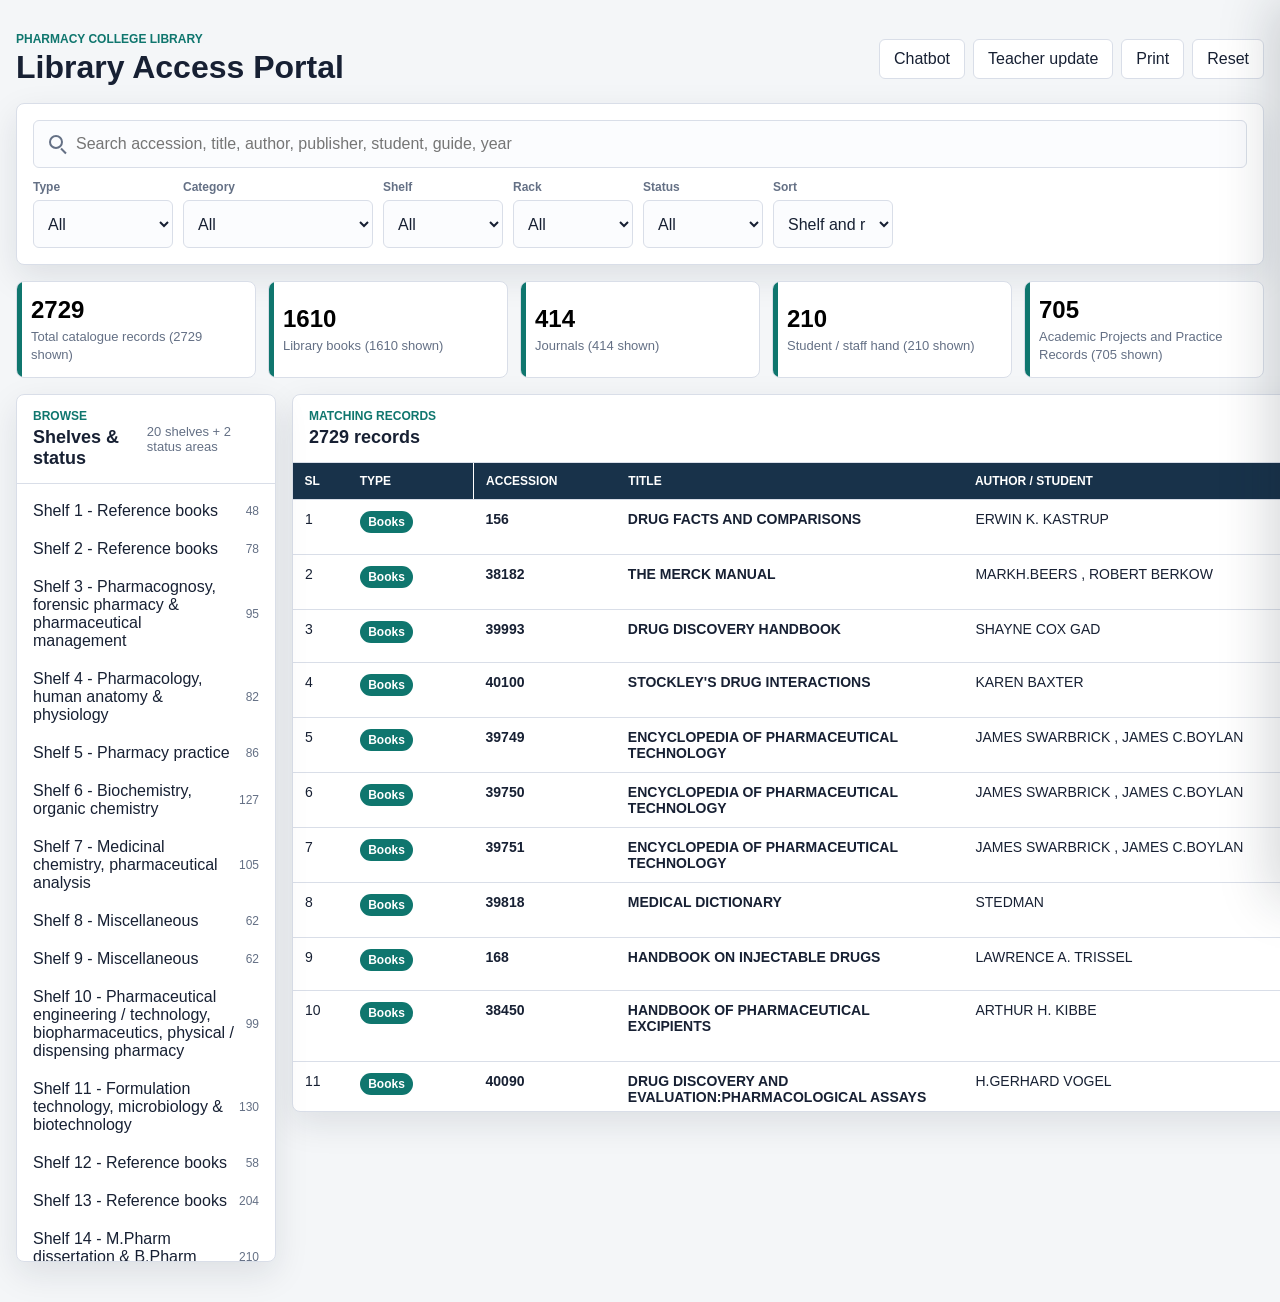
<file: index.html>
<!doctype html>
<html lang="en">
  <head>
    <meta charset="utf-8">
    <meta name="viewport" content="width=device-width, initial-scale=1">
    <title>Library Access Portal</title>
    <link rel="stylesheet" href="styles.css">
  </head>
  <body>
    <main class="app-shell">
      <header class="topbar">
        <div>
          <p class="eyebrow">Pharmacy College Library</p>
          <h1>Library Access Portal</h1>
        </div>
        <div class="top-actions">
          <button class="button" id="chatToggle" type="button">Chatbot</button>
          <button class="button" id="teacherMode" type="button">Teacher update</button>
          <button class="button hidden" id="addBookToggle" type="button">Add book</button>
          <button class="button hidden" id="exportUpdates" type="button">Export updates</button>
          <button class="button" id="printResults" type="button">Print</button>
          <button class="button" id="clearFilters" type="button">Reset</button>
        </div>
      </header>

      <section class="chat-panel hidden" id="chatPanel" aria-label="Library chatbot">
        <div class="chat-header">
          <div>
            <p class="eyebrow">Catalogue Assistant</p>
            <h2>Ask about books, shelves, authors, status, or accession numbers</h2>
          </div>
          <button class="close-button" id="closeChat" type="button">Close</button>
        </div>
        <div class="chat-log" id="chatLog"></div>
        <form class="chat-form" id="chatForm">
          <input id="chatInput" type="search" autocomplete="off" placeholder="Example: where is Essentials of Pharmacotherapeutics?">
          <button class="button primary" type="submit">Ask</button>
        </form>
      </section>

      <section class="add-book-panel hidden" id="addBookPanel" aria-label="Add new library book">
        <div class="panel-heading">
          <div>
            <p class="eyebrow">Teacher entry</p>
            <h2>Add new book</h2>
          </div>
          <button class="close-button" id="closeAddBook" type="button">Close</button>
        </div>
        <form class="add-book-form" id="addBookForm">
          <label>
            <span>Accession number</span>
            <input id="newAccession" type="text" required>
          </label>
          <label class="wide">
            <span>Book title</span>
            <input id="newTitle" type="text" required>
          </label>
          <label>
            <span>Author</span>
            <input id="newAuthor" type="text">
          </label>
          <label>
            <span>Publisher</span>
            <input id="newPublisher" type="text">
          </label>
          <label>
            <span>Edition</span>
            <input id="newEdition" type="text">
          </label>
          <label>
            <span>Year</span>
            <input id="newYear" type="text">
          </label>
          <label>
            <span>Source of purchase</span>
            <input id="newSource" type="text">
          </label>
          <label>
            <span>Shelf</span>
            <input id="newShelf" type="text" required placeholder="Example: 5">
          </label>
          <label>
            <span>Rack</span>
            <input id="newRack" type="text" placeholder="Example: A">
          </label>
          <label>
            <span>Status</span>
            <select id="newStatus">
              <option value="Available">Available in library</option>
              <option value="Logged, not yet shelved">Logged, not yet shelved</option>
              <option value="Needs verification">Needs verification</option>
            </select>
          </label>
          <label class="wide">
            <span>Teacher note</span>
            <input id="newNote" type="text" placeholder="Bill number, donor, correction note">
          </label>
          <div class="form-actions wide">
            <button class="button primary" type="submit">Save new book</button>
            <button class="button" id="resetAddBook" type="reset">Clear</button>
          </div>
        </form>
      </section>

      <section class="search-band" aria-label="Search and filters">
        <div class="search-box">
          <span class="search-mark" aria-hidden="true"></span>
          <input id="searchInput" type="search" autocomplete="off" placeholder="Search accession, title, author, publisher, student, guide, year">
        </div>
        <div class="filters">
          <label>
            <span>Type</span>
            <select id="typeFilter"></select>
          </label>
          <label>
            <span>Category</span>
            <select id="categoryFilter"></select>
          </label>
          <label>
            <span>Shelf</span>
            <select id="shelfFilter"></select>
          </label>
          <label>
            <span>Rack</span>
            <select id="rackFilter"></select>
          </label>
          <label>
            <span>Status</span>
            <select id="statusFilter"></select>
          </label>
          <label>
            <span>Sort</span>
            <select id="sortMode">
              <option value="location">Shelf and rack</option>
              <option value="title">Title A-Z</option>
              <option value="accession">Accession</option>
              <option value="year">Year</option>
              <option value="category">Category</option>
            </select>
          </label>
        </div>
      </section>

      <section class="summary-grid" id="summaryGrid" aria-label="Record summary"></section>

      <section class="workspace">
        <aside class="side-panel">
          <div class="panel-heading">
            <div>
              <p class="eyebrow">Browse</p>
              <h2>Shelves & status</h2>
            </div>
            <span id="shelfCount"></span>
          </div>
          <div id="shelfList" class="shelf-list"></div>
        </aside>

        <section class="results-panel">
          <div class="results-heading">
            <div>
              <p class="eyebrow">Matching Records</p>
              <h2 id="resultCount">0 records</h2>
            </div>
            <div id="activeFilters" class="active-filters"></div>
          </div>

          <div class="table-wrap">
            <table>
              <thead>
                <tr>
                  <th>SL</th>
                  <th>Type</th>
                  <th>Accession</th>
                  <th>Title</th>
                  <th>Author / Student</th>
                  <th>Publisher / Guide</th>
                  <th>Year</th>
                  <th>Location</th>
                </tr>
              </thead>
              <tbody id="resultBody"></tbody>
            </table>
          </div>
        </section>
      </section>
    </main>

    <aside class="detail-drawer" id="detailDrawer" aria-live="polite">
      <button class="close-button" id="closeDrawer" type="button">Close</button>
      <p class="eyebrow" id="detailCategory">Record</p>
      <h2 id="detailTitle">Select a record</h2>
      <div id="detailLocation" class="location-card"></div>
      <dl id="detailFields"></dl>
      <section class="admin-panel hidden" id="adminPanel">
        <p class="eyebrow">Teacher update</p>
        <label>
          <span>Status</span>
          <select id="adminStatus">
            <option value="Available">Available in library</option>
            <option value="Out with student/staff">Out with student/staff</option>
            <option value="Not available">Not available</option>
            <option value="Logged, not yet shelved">Logged, not yet shelved</option>
            <option value="Needs verification">Needs verification</option>
            <option value="Missing">Missing / not found</option>
          </select>
        </label>
        <div class="admin-grid">
          <label>
            <span>Shelf</span>
            <input id="adminShelf" type="text" placeholder="Example: 5">
          </label>
          <label>
            <span>Rack</span>
            <input id="adminRack" type="text" placeholder="Example: A">
          </label>
        </div>
        <label>
          <span>Note</span>
          <input id="adminNote" type="text" placeholder="Return date, borrower, correction note">
        </label>
        <button class="button primary" id="saveUpdate" type="button">Save update</button>
        <button class="button" id="undoUpdate" type="button">Undo last update</button>
      </section>
    </aside>

    <script src="data.js"></script>
    <script src="app.js"></script>
  </body>
</html>
</file>
<file: styles.css>
:root {
  --ink: #172033;
  --muted: #647085;
  --line: #d9dee8;
  --paper: #f4f6f8;
  --panel: #ffffff;
  --navy: #18324a;
  --teal: #0f766e;
  --gold: #a76f12;
  --rose: #9b3450;
  --green-soft: #e8f3ef;
  --shadow: 0 12px 34px rgba(23, 32, 51, 0.1);
}

* {
  box-sizing: border-box;
}

body {
  margin: 0;
  background: var(--paper);
  color: var(--ink);
  font-family: Arial, Helvetica, sans-serif;
  letter-spacing: 0;
}

button,
input,
select {
  font: inherit;
}

.app-shell {
  width: min(1500px, calc(100% - 32px));
  margin: 0 auto;
  padding: 22px 0 40px;
}

.topbar {
  display: flex;
  align-items: center;
  justify-content: space-between;
  gap: 16px;
  padding: 10px 0 18px;
}

.eyebrow {
  margin: 0 0 4px;
  color: var(--teal);
  font-size: 12px;
  font-weight: 700;
  text-transform: uppercase;
}

h1,
h2 {
  margin: 0;
}

h1 {
  font-size: 32px;
  line-height: 1.1;
}

h2 {
  font-size: 18px;
}

.button,
.close-button {
  border: 1px solid var(--line);
  background: var(--panel);
  color: var(--ink);
  border-radius: 6px;
  padding: 10px 14px;
  cursor: pointer;
}

.button:hover,
.close-button:hover {
  border-color: var(--teal);
}

.top-actions {
  display: flex;
  gap: 8px;
}

.search-band {
  background: var(--panel);
  border: 1px solid var(--line);
  border-radius: 8px;
  box-shadow: var(--shadow);
  display: grid;
  grid-template-columns: 1fr;
  gap: 12px;
  padding: 16px;
}

.chat-panel,
.add-book-panel {
  background: var(--panel);
  border: 1px solid var(--line);
  border-radius: 8px;
  box-shadow: var(--shadow);
  margin-bottom: 16px;
}

.chat-panel {
  padding: 16px;
}

.chat-header {
  display: flex;
  align-items: flex-start;
  justify-content: space-between;
  gap: 12px;
  margin-bottom: 12px;
}

.chat-log {
  display: grid;
  gap: 10px;
  max-height: 280px;
  overflow: auto;
  border: 1px solid var(--line);
  border-radius: 6px;
  background: #fbfcfe;
  padding: 12px;
}

.chat-message {
  max-width: 900px;
  border-radius: 8px;
  padding: 10px 12px;
  line-height: 1.4;
}

.chat-message.user {
  justify-self: end;
  background: var(--navy);
  color: #ffffff;
}

.chat-message.bot {
  justify-self: start;
  background: #e7f2f0;
}

.chat-message p {
  margin: 0 0 8px;
}

.chat-message ul {
  margin: 0;
  padding: 0;
  list-style: none;
}

.chat-message li + li {
  margin-top: 6px;
}

.chat-result {
  width: 100%;
  border: 1px solid var(--line);
  border-radius: 6px;
  background: #ffffff;
  color: var(--ink);
  cursor: pointer;
  padding: 8px;
  text-align: left;
}

.chat-result strong,
.chat-result span {
  display: block;
}

.chat-result span {
  color: var(--muted);
  font-size: 12px;
  margin-top: 3px;
}

.chat-form {
  display: grid;
  grid-template-columns: 1fr auto;
  gap: 10px;
  margin-top: 12px;
}

.chat-form input,
.add-book-form input {
  width: 100%;
  height: 44px;
  border: 1px solid var(--line);
  border-radius: 6px;
  background: #fbfcfe;
  color: var(--ink);
  padding: 0 10px;
}

.add-book-form {
  display: grid;
  grid-template-columns: repeat(4, minmax(0, 1fr));
  gap: 12px;
  padding: 16px;
}

.add-book-form .wide {
  grid-column: span 2;
}

.form-actions {
  display: flex;
  align-items: end;
  gap: 8px;
}

.search-box {
  position: relative;
}

.search-box input {
  width: 100%;
  height: 48px;
  border: 1px solid var(--line);
  border-radius: 6px;
  padding: 0 14px 0 42px;
  color: var(--ink);
  background: #fbfcfe;
}

.search-box input:focus,
select:focus {
  outline: 2px solid rgba(15, 118, 110, 0.25);
  border-color: var(--teal);
}

.search-mark {
  position: absolute;
  left: 16px;
  top: 15px;
  width: 14px;
  height: 14px;
  border: 2px solid var(--muted);
  border-radius: 50%;
}

.search-mark::after {
  content: "";
  position: absolute;
  right: -6px;
  bottom: -5px;
  width: 7px;
  height: 2px;
  background: var(--muted);
  transform: rotate(45deg);
}

.filters {
  display: grid;
  grid-template-columns: 140px 190px repeat(4, 120px);
  gap: 10px;
}

label span {
  display: block;
  margin-bottom: 6px;
  color: var(--muted);
  font-size: 12px;
  font-weight: 700;
}

select {
  width: 100%;
  height: 48px;
  border: 1px solid var(--line);
  border-radius: 6px;
  background: #fbfcfe;
  color: var(--ink);
  padding: 0 10px;
}

.summary-grid {
  display: grid;
  grid-template-columns: repeat(5, minmax(150px, 1fr));
  gap: 12px;
  margin: 16px 0;
}

.summary-card {
  background: var(--panel);
  border: 1px solid var(--line);
  border-radius: 8px;
  padding: 14px;
  text-align: left;
  cursor: pointer;
  min-height: 86px;
  position: relative;
  overflow: hidden;
}

.summary-card::before {
  content: "";
  position: absolute;
  inset: 0 auto 0 0;
  width: 5px;
  background: var(--teal);
}

.summary-card strong {
  display: block;
  margin-bottom: 3px;
  font-size: 24px;
}

.summary-card span {
  color: var(--muted);
  font-size: 13px;
}

.workspace {
  display: grid;
  grid-template-columns: 260px 1fr;
  gap: 16px;
  align-items: start;
}

.side-panel,
.results-panel {
  background: var(--panel);
  border: 1px solid var(--line);
  border-radius: 8px;
  box-shadow: var(--shadow);
}

.side-panel {
  position: sticky;
  top: 16px;
  max-height: calc(100vh - 32px);
  overflow: hidden;
}

.panel-heading,
.results-heading {
  display: flex;
  align-items: center;
  justify-content: space-between;
  gap: 12px;
  padding: 14px 16px;
  border-bottom: 1px solid var(--line);
}

.panel-heading span {
  color: var(--muted);
  font-size: 13px;
}

.shelf-list {
  max-height: calc(100vh - 92px);
  overflow: auto;
  padding: 8px;
}

.shelf-item {
  width: 100%;
  display: flex;
  align-items: center;
  justify-content: space-between;
  gap: 10px;
  border: 0;
  border-radius: 6px;
  background: transparent;
  color: var(--ink);
  padding: 10px 8px;
  cursor: pointer;
  text-align: left;
}

.shelf-item:hover,
.shelf-item.active {
  background: #e7f2f0;
}

.shelf-item span:last-child {
  color: var(--muted);
  font-size: 12px;
}

.results-heading select {
  width: 170px;
}

.active-filters {
  color: var(--muted);
  font-size: 13px;
  text-align: right;
}

.table-wrap {
  overflow: auto;
  max-height: 72vh;
}

table {
  width: 100%;
  border-collapse: collapse;
  min-width: 1180px;
}

th,
td {
  border-bottom: 1px solid var(--line);
  padding: 11px 12px;
  text-align: left;
  vertical-align: top;
}

th {
  position: sticky;
  top: 0;
  z-index: 1;
  background: var(--navy);
  color: #ffffff;
  font-size: 12px;
  text-transform: uppercase;
}

td {
  font-size: 14px;
}

tbody tr {
  cursor: pointer;
}

tbody tr:hover {
  background: #f0f7f5;
}

tbody tr.out {
  background: #fff8e8;
}

tbody tr.missing {
  background: #fff0f0;
}

tbody tr.verify,
tbody tr.unassigned {
  background: #f7fbff;
}

.title-cell {
  min-width: 330px;
  font-weight: 700;
}

.accession-cell {
  white-space: nowrap;
  font-weight: 700;
}

.subtext {
  color: var(--muted);
  font-size: 12px;
}

.hidden {
  display: none !important;
}

.button.primary {
  background: var(--teal);
  border-color: var(--teal);
  color: #ffffff;
}

.pill {
  display: inline-block;
  border-radius: 999px;
  padding: 4px 8px;
  color: #ffffff;
  background: var(--navy);
  font-size: 12px;
  font-weight: 700;
}

.pill.books {
  background: var(--teal);
}

.pill.journals {
  background: #2563eb;
}

.pill.bpharm {
  background: var(--gold);
}

.pill.practice {
  background: #5b5f97;
}

.pill.pp {
  background: var(--rose);
}

.pill.pc {
  background: var(--navy);
}

.detail-drawer {
  position: fixed;
  top: 0;
  right: 0;
  width: min(460px, 100%);
  height: 100vh;
  background: var(--panel);
  border-left: 1px solid var(--line);
  box-shadow: -18px 0 50px rgba(24, 33, 47, 0.18);
  padding: 22px;
  transform: translateX(102%);
  transition: transform 180ms ease;
  overflow: auto;
  z-index: 5;
}

.detail-drawer.open {
  transform: translateX(0);
}

.close-button {
  float: right;
}

.detail-drawer h2 {
  clear: both;
  margin: 10px 0 18px;
  font-size: 22px;
  line-height: 1.25;
}

.location-card {
  border: 1px solid var(--line);
  background: var(--green-soft);
  border-radius: 8px;
  margin: 0 0 18px;
  padding: 14px;
}

.location-card span {
  display: block;
  color: var(--muted);
  font-size: 12px;
  font-weight: 700;
  text-transform: uppercase;
}

.location-card strong {
  display: block;
  margin-top: 4px;
  font-size: 24px;
  line-height: 1.15;
}

mark {
  background: #f7d56f;
  color: inherit;
  padding: 0 2px;
}

dl {
  display: grid;
  grid-template-columns: 130px 1fr;
  gap: 10px 14px;
  margin: 0;
}

dt {
  color: var(--muted);
  font-weight: 700;
}

dd {
  margin: 0;
}

.admin-panel {
  border-top: 1px solid var(--line);
  margin-top: 18px;
  padding-top: 16px;
}

.admin-panel label {
  display: block;
  margin-bottom: 12px;
}

.admin-panel input,
.admin-panel select {
  width: 100%;
  height: 42px;
  border: 1px solid var(--line);
  border-radius: 6px;
  padding: 0 10px;
}

.admin-grid {
  display: grid;
  grid-template-columns: 1fr 1fr;
  gap: 10px;
}

.empty-state {
  padding: 32px;
  color: var(--muted);
  text-align: center;
}

@media (max-width: 980px) {
  .search-band,
  .workspace {
    grid-template-columns: 1fr;
  }

  .add-book-form {
    grid-template-columns: repeat(2, minmax(0, 1fr));
  }

  .filters,
  .summary-grid {
    grid-template-columns: repeat(2, minmax(0, 1fr));
  }

  .side-panel {
    position: static;
    max-height: none;
  }

  .shelf-list {
    max-height: 220px;
  }
}

@media (max-width: 620px) {
  .app-shell {
    width: min(100% - 20px, 1500px);
    padding-top: 12px;
  }

  .topbar,
  .chat-header,
  .results-heading {
    align-items: flex-start;
    flex-direction: column;
  }

  .top-actions,
  .chat-form,
  .add-book-form,
  .add-book-form .wide {
    grid-template-columns: 1fr;
    width: 100%;
  }

  .top-actions,
  .form-actions {
    flex-wrap: wrap;
  }

  h1 {
    font-size: 26px;
  }

  .filters,
  .summary-grid {
    grid-template-columns: 1fr;
  }
}

@media print {
  body {
    background: #ffffff;
  }

  .top-actions,
  .search-band,
  .summary-grid,
  .side-panel,
  .detail-drawer {
    display: none !important;
  }

  .app-shell {
    width: 100%;
    padding: 0;
  }

  .workspace {
    display: block;
  }

  .results-panel {
    border: 0;
    box-shadow: none;
  }

  .table-wrap {
    max-height: none;
    overflow: visible;
  }

  table {
    min-width: 0;
    font-size: 10px;
  }
}
</file>
